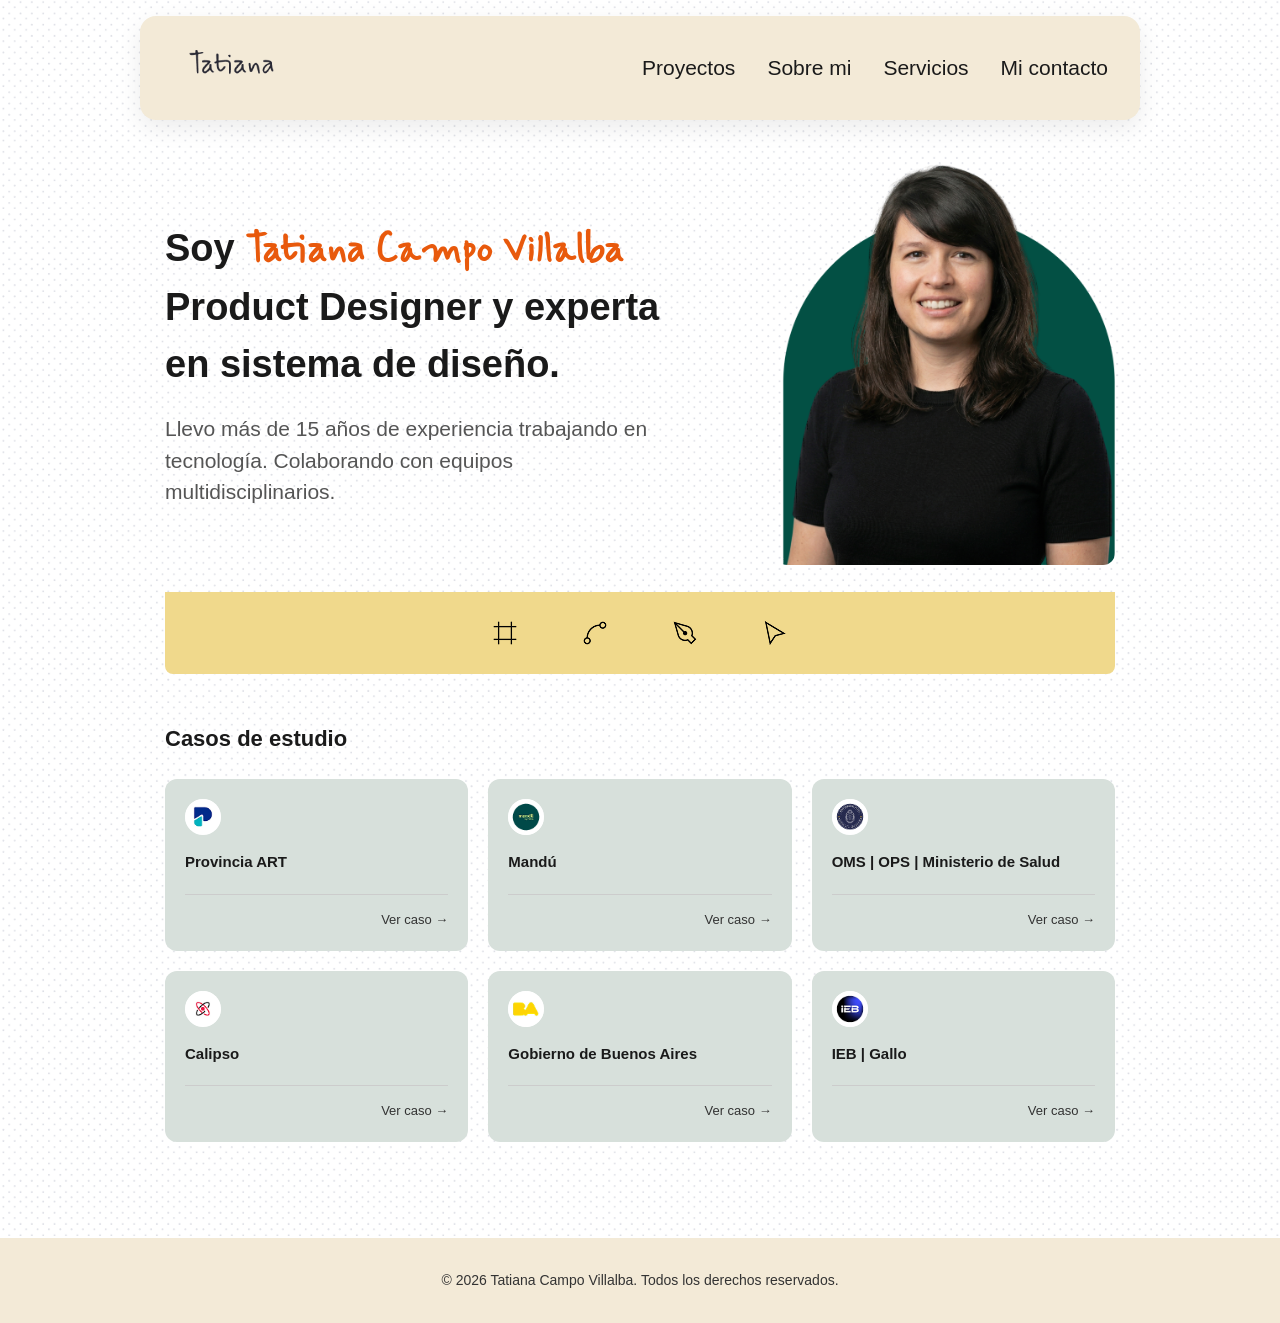
<file: index.html>
<!DOCTYPE html>
<html lang="es">
<head>
  <meta charset="UTF-8">
  <meta name="viewport" content="width=device-width, initial-scale=1.0">
  <title>Tatiana Campo Villalba | Product Designer</title>
  <link rel="stylesheet" href="style.css/styles.css">
  <link rel="preconnect" href="https://fonts.googleapis.com">
<link rel="preconnect" href="https://fonts.gstatic.com" crossorigin>
<link href="https://fonts.googleapis.com/css2?family=Mynerve&family=Roboto:ital,wght@0,100..900;1,100..900&display=swap" rel="stylesheet">

</head>
<body>

  <!-- ===== HEADER / NAVEGACIÓN ===== -->
 <header class="header">
    <div class="header__bar">
      <a href="index.html"><img class="logo" src="asset/img/logo.png" alt="Logo de página: Tatiana"></a>
      <nav class="nav">
        <a href="index.html#proyectos">Proyectos</a>
        <a href="sobre-mi.html">Sobre mi</a>
        <a href="servicios.html">Servicios</a>
        <a href="mi-contacto.html">Mi contacto</a>
      </nav>
    </div>
  </header>

  <main class="contenedor">

    
    <section class="hero">
      <div class="hero__texto">
        <h2 class="hero__titulo">
          Soy <span class="especial_fotnt">Tatiana Campo Villalba</span>
        Product Designer y experta en sistema de diseño.</h2>
        <p class="hero__descripcion">
          Llevo más de 15 años de experiencia trabajando en
          tecnología. Colaborando con equipos multidisciplinarios.
        </p>
      </div>
      <div class="hero__imagen">
        <img src="asset/img/hero-tatiana.png" alt="Foto de Tatiana Campo Villalba">
      </div>
    </section>

   
    <div class="toolbar">
      <img src="asset/img/icon-1.png" alt="Barra de herramientas de diseño">
      <img src="asset/img/icon-2.png" alt="Barra de herramientas de diseño">
      <img src="asset/img/icon-3.png" alt="Barra de herramientas de diseño">
      <img src="asset/img/icon-4.png" alt="Barra de herramientas de diseño">
    </div>

    
    <section id="proyectos" class="casos">
      <h3 class="casos__titulo">Casos de estudio</h3>

      <div class="grid">

        <article class="card">
          <img class="card__icono" src="asset/img/provincia.png" alt="Icono de Provincia ART">
          <h4 class="card__titulo">Provincia ART</h4>
          <div class="card__footer">
            <a href="provincia-art.html" class="card__link">Ver caso →</a>
          </div>
        </article>

        <article class="card">
          <img class="card__icono" src="asset/img/mandu.png" alt="Icono de Mandú">
          <h4 class="card__titulo">Mandú</h4>
           <div class="card__footer">
          <a href="mandu.html" class="card__link">Ver caso →</a>
          </div>
        </article>

        <article class="card">
          <img class="card__icono" src="asset/img/oms.png" alt="Icono de OMS">
          <h4 class="card__titulo">OMS | OPS | Ministerio de Salud</h4>
            <div class="card__footer">
          <a href="oms.html" class="card__link">Ver caso →</a>
          </div>
        </article>

        <article class="card">
          <img class="card__icono" src="asset/img/calipso.png" alt="Icono de Calipso">
          <h4 class="card__titulo">Calipso</h4>
            <div class="card__footer">
          <a href="calipso.html" class="card__link">Ver caso →</a>
          </div>
        </article>

        <article class="card">
          <img class="card__icono" src="asset/img/BA.png" alt="Icono de Gobierno de Buenos Aires">
          <h4 class="card__titulo">Gobierno de Buenos Aires</h4>
            <div class="card__footer">
          <a href="buenos-aires.html" class="card__link">Ver caso →</a>
          </div>
        </article>

        <article class="card">
          <img class="card__icono" src="asset/img/IEB.png" alt="Icono de IEB">
          <h4 class="card__titulo">IEB | Gallo</h4>
            <div class="card__footer">
          <a href="ieb.html" class="card__link">Ver caso →</a>
          </div>
        </article>

      </div>
    </section>

  </main>

  <!-- ===== FOOTER ===== -->
  <footer class="footer">
    <p>© 2026 Tatiana Campo Villalba. Todos los derechos reservados.</p>
  </footer>

</body>
</html>
</file>
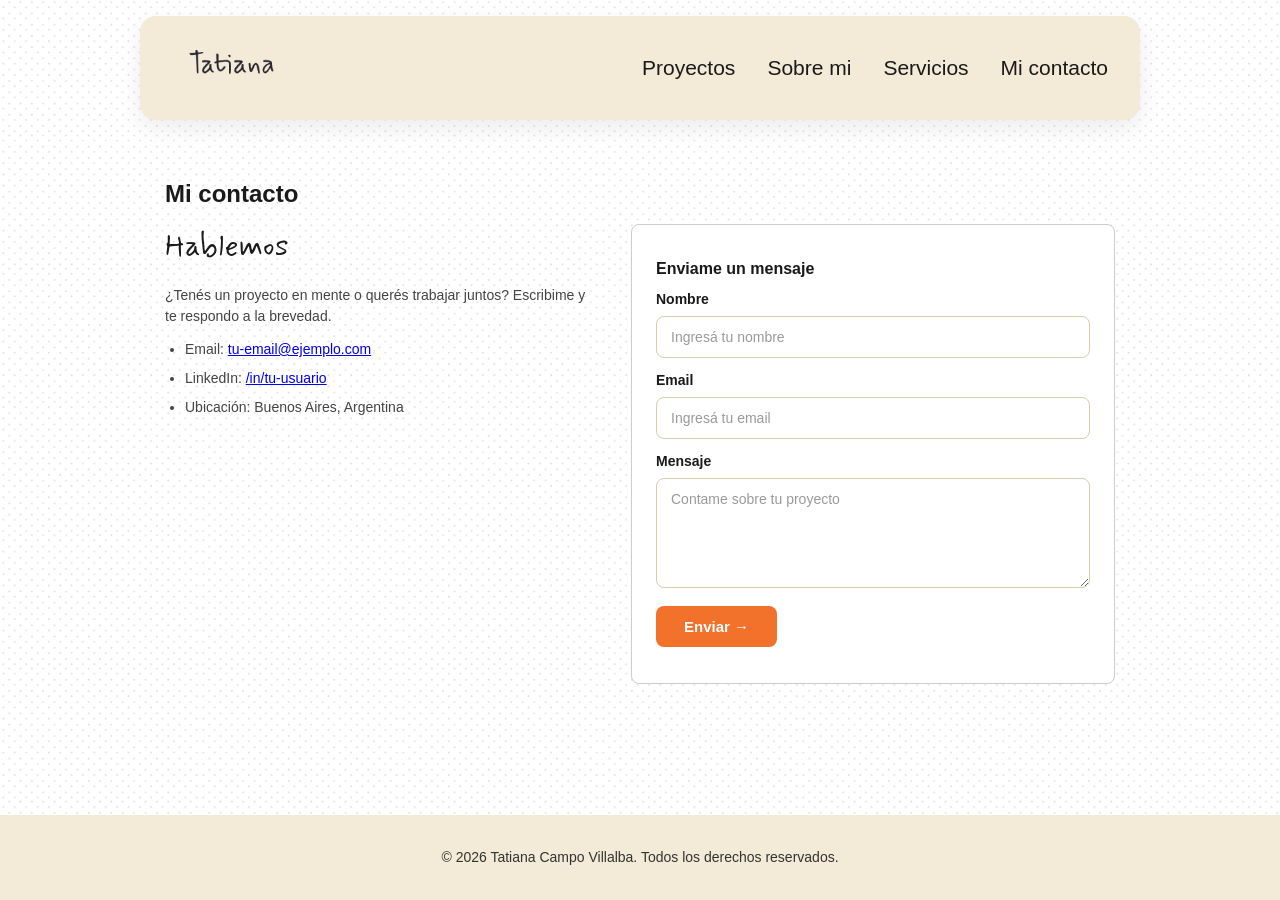
<file: mi-contacto.html>
<!DOCTYPE html>
<html lang="es">
<head>
  <meta charset="UTF-8">
  <meta name="viewport" content="width=device-width, initial-scale=1.0">
  <title>Mi contacto | Tatiana Campo Villalba</title>
  <link rel="stylesheet" href="style.css/styles.css">
  <link rel="preconnect" href="https://fonts.googleapis.com">
  <link rel="preconnect" href="https://fonts.gstatic.com" crossorigin>
  <link href="https://fonts.googleapis.com/css2?family=Mynerve&family=Roboto:ital,wght@0,100..900;1,100..900&display=swap" rel="stylesheet">
</head>
<body>

  <!-- ===== HEADER / NAVEGACIÓN ===== -->
  <header class="header">
    <div class="header__bar">
      <a href="index.html"><img class="logo" src="asset/img/logo.png" alt="Logo de página: Tatiana"></a>
      <nav class="nav">
        <a href="index.html#proyectos">Proyectos</a>
        <a href="sobre-mi.html">Sobre mi</a>
        <a href="servicios.html">Servicios</a>
        <a href="mi-contacto.html">Mi contacto</a>
      </nav>
    </div>
  </header>

  <main class="contenedor">

    <!-- ===== CONTACTO ===== -->
    <section class="case-section">
      <h2 class="case-title">Mi contacto</h2>
      <div class="split">
        <div class="split__col">
          <h3 class="titulo-script">Hablemos</h3>
          <p class="case-parrafo">
            ¿Tenés un proyecto en mente o querés trabajar juntos? Escribime y te
            respondo a la brevedad.
          </p>
          <ul class="case-lista">
            <li>Email: <a href="mailto:tu-email@ejemplo.com">tu-email@ejemplo.com</a></li>
            <li>LinkedIn: <a href="#">/in/tu-usuario</a></li>
            <li>Ubicación: Buenos Aires, Argentina</li>
          </ul>
        </div>

        <div class="info-box">
          <h3 class="info-box__sub">Enviame un mensaje</h3>
          <form class="form">
            <p class="form__grupo">
              <label for="nombre">Nombre</label>
              <input id="nombre" name="nombre" type="text" placeholder="Ingresá tu nombre" required>
            </p>
            <p class="form__grupo">
              <label for="email">Email</label>
              <input id="email" name="email" type="email" placeholder="Ingresá tu email" required>
            </p>
            <p class="form__grupo">
              <label for="mensaje">Mensaje</label>
              <textarea id="mensaje" name="mensaje" rows="4" placeholder="Contame sobre tu proyecto" required></textarea>
            </p>
            <p>
              <button type="submit" class="form__btn">Enviar →</button>
            </p>
          </form>
        </div>
      </div>
    </section>

  </main>

  <!-- ===== FOOTER ===== -->
  <footer class="footer">
    <p>© 2026 Tatiana Campo Villalba. Todos los derechos reservados.</p>
  </footer>

</body>
</html>
</file>
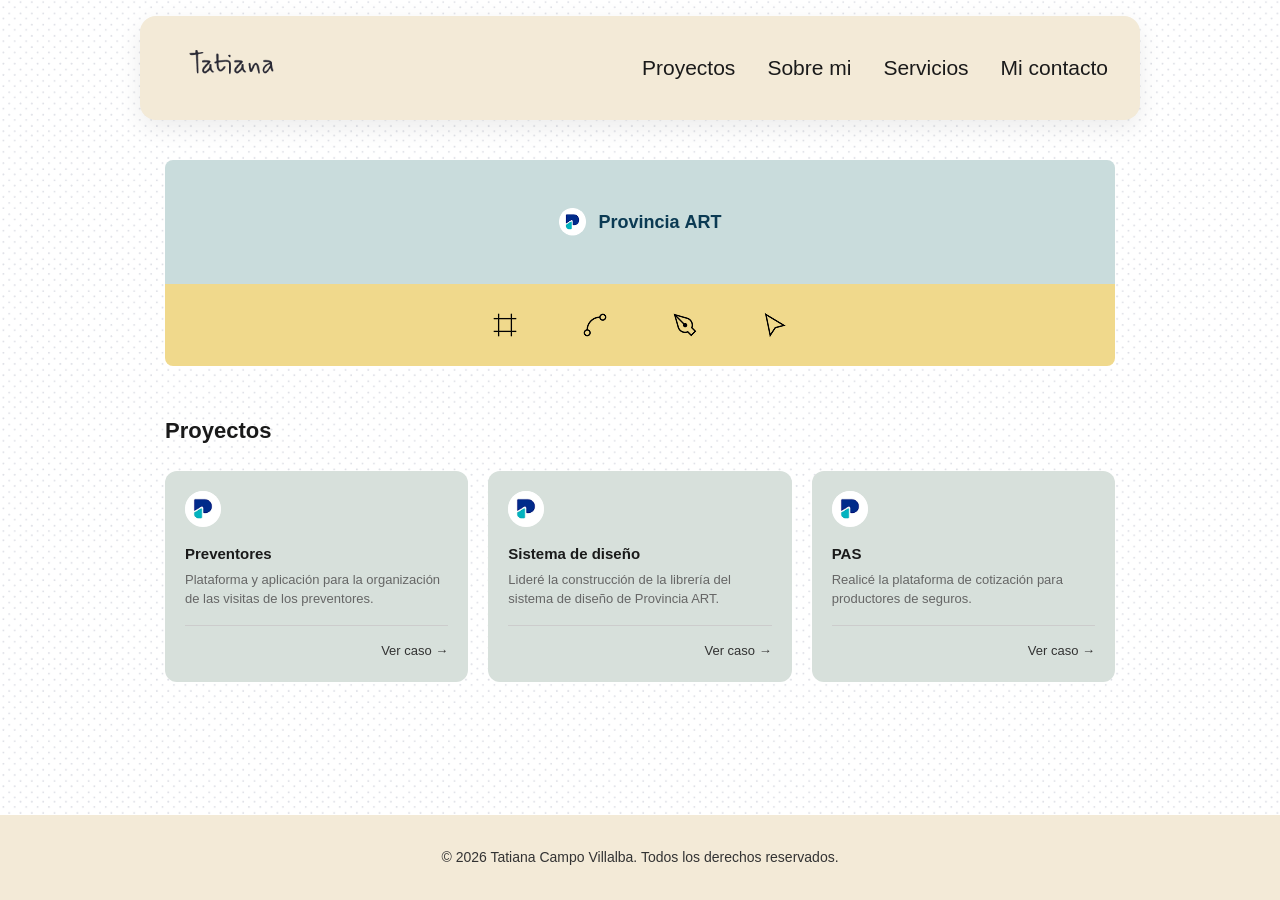
<file: provincia-art.html>
<!DOCTYPE html>
<html lang="es">
<head>
  <meta charset="UTF-8">
  <meta name="viewport" content="width=device-width, initial-scale=1.0">
  <title>Provincia ART | Tatiana Campo Villalba</title>
  <link rel="stylesheet" href="style.css/styles.css">
  <link rel="preconnect" href="https://fonts.googleapis.com">
  <link rel="preconnect" href="https://fonts.gstatic.com" crossorigin>
  <link href="https://fonts.googleapis.com/css2?family=Mynerve&family=Roboto:ital,wght@0,100..900;1,100..900&display=swap" rel="stylesheet">
</head>
<body>

  <!-- ===== HEADER / NAVEGACIÓN (igual que en el home) ===== -->
   <header class="header">
    <div class="header__bar">
      <a href="index.html"><img class="logo" src="asset/img/logo.png" alt="Logo de página: Tatiana"></a>
      <nav class="nav">
        <a href="index.html#proyectos">Proyectos</a>
        <a href="sobre-mi.html">Sobre mi</a>
        <a href="servicios.html">Servicios</a>
        <a href="mi-contacto.html">Mi contacto</a>
      </nav>
    </div>
  </header>

  <main class="contenedor">

    <!-- ===== BANNER DEL CASO ===== -->
    <section class="banner">
      <img class="banner__logo" src="asset/img/provincia.png" alt="Logo de Provincia ART">
      <span class="banner__nombre">Provincia <strong>ART</strong></span>
    </section>

    <!-- ===== BARRA DE HERRAMIENTAS (igual que en el home) ===== -->
    <div class="toolbar">
      <img src="asset/img/icon-1.png" alt="Barra de herramientas de diseño">
      <img src="asset/img/icon-2.png" alt="Barra de herramientas de diseño">
      <img src="asset/img/icon-3.png" alt="Barra de herramientas de diseño">
      <img src="asset/img/icon-4.png" alt="Barra de herramientas de diseño">
    </div>

    <!-- ===== PROYECTOS DEL CASO ===== -->
    <section class="casos">
      <h3 class="casos__titulo">Proyectos</h3>

      <div class="grid">

        <article class="card">
          <img class="card__icono" src="asset/img/provincia.png" alt="Icono de Provincia ART">
          <h4 class="card__titulo">Preventores</h4>
          <p class="card__texto">Plataforma y aplicación para la organización de las visitas de los preventores.</p>
          <div class="card__footer">
            <a href="preventores.html" class="card__link">Ver caso →</a>
          </div>
        </article>

        <article class="card">
          <img class="card__icono" src="asset/img/provincia.png" alt="Icono de Provincia ART">
          <h4 class="card__titulo">Sistema de diseño</h4>
          <p class="card__texto">Lideré la construcción de la librería del sistema de diseño de Provincia ART.</p>
          <div class="card__footer">
            <a href="sistema-de-diseno.html" class="card__link">Ver caso →</a>
          </div>
        </article>

        <article class="card">
          <img class="card__icono" src="asset/img/provincia.png" alt="Icono de Provincia ART">
          <h4 class="card__titulo">PAS</h4>
          <p class="card__texto">Realicé la plataforma de cotización para productores de seguros.</p>
          <div class="card__footer">
            <a href="pas.html" class="card__link">Ver caso →</a>
          </div>
        </article>

      </div>
    </section>

  </main>

  <!-- ===== FOOTER (igual que en el home) ===== -->
  <footer class="footer">
    <p>© 2026 Tatiana Campo Villalba. Todos los derechos reservados.</p>
  </footer>

</body>
</html>
</file>
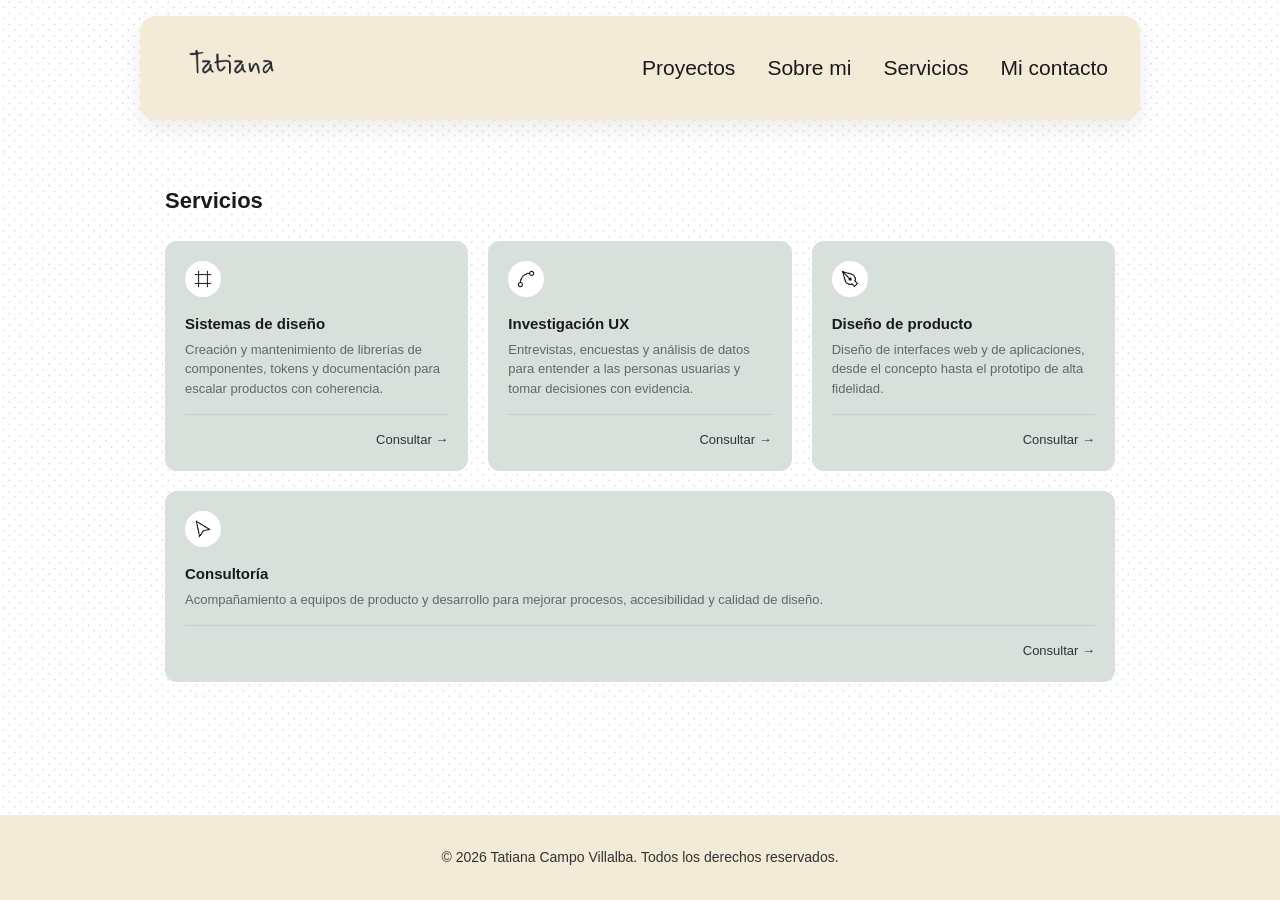
<file: servicios.html>
<!DOCTYPE html>
<html lang="es">
<head>
  <meta charset="UTF-8">
  <meta name="viewport" content="width=device-width, initial-scale=1.0">
  <title>Servicios | Tatiana Campo Villalba</title>
  <link rel="stylesheet" href="style.css/styles.css">
  <link rel="preconnect" href="https://fonts.googleapis.com">
  <link rel="preconnect" href="https://fonts.gstatic.com" crossorigin>
  <link href="https://fonts.googleapis.com/css2?family=Mynerve&family=Roboto:ital,wght@0,100..900;1,100..900&display=swap" rel="stylesheet">
</head>
<body>

  <!-- ===== HEADER / NAVEGACIÓN ===== -->
  <header class="header">
    <div class="header__bar">
      <a href="index.html"><img class="logo" src="asset/img/logo.png" alt="Logo de página: Tatiana"></a>
      <nav class="nav">
        <a href="index.html#proyectos">Proyectos</a>
        <a href="sobre-mi.html">Sobre mi</a>
        <a href="servicios.html">Servicios</a>
        <a href="mi-contacto.html">Mi contacto</a>
      </nav>
    </div>
  </header>

  <main class="contenedor">

    <!-- ===== SERVICIOS ===== -->
    <section class="casos">
      <h3 class="casos__titulo">Servicios</h3>

      <div class="grid">

        <article class="card">
          <img class="card__icono" src="asset/img/icon-1.png" alt="Icono de sistemas de diseño">
          <h4 class="card__titulo">Sistemas de diseño</h4>
          <p class="card__texto">
            Creación y mantenimiento de librerías de componentes, tokens y
            documentación para escalar productos con coherencia.
          </p>
          <div class="card__footer">
            <a href="mi-contacto.html" class="card__link">Consultar →</a>
          </div>
        </article>

        <article class="card">
          <img class="card__icono" src="asset/img/icon-2.png" alt="Icono de investigación">
          <h4 class="card__titulo">Investigación UX</h4>
          <p class="card__texto">
            Entrevistas, encuestas y análisis de datos para entender a las
            personas usuarias y tomar decisiones con evidencia.
          </p>
          <div class="card__footer">
            <a href="mi-contacto.html" class="card__link">Consultar →</a>
          </div>
        </article>

        <article class="card">
          <img class="card__icono" src="asset/img/icon-3.png" alt="Icono de diseño de producto">
          <h4 class="card__titulo">Diseño de producto</h4>
          <p class="card__texto">
            Diseño de interfaces web y de aplicaciones, desde el concepto hasta
            el prototipo de alta fidelidad.
          </p>
          <div class="card__footer">
            <a href="mi-contacto.html" class="card__link">Consultar →</a>
          </div>
        </article>

        <article class="card">
          <img class="card__icono" src="asset/img/icon-4.png" alt="Icono de consultoría">
          <h4 class="card__titulo">Consultoría</h4>
          <p class="card__texto">
            Acompañamiento a equipos de producto y desarrollo para mejorar
            procesos, accesibilidad y calidad de diseño.
          </p>
          <div class="card__footer">
            <a href="mi-contacto.html" class="card__link">Consultar →</a>
          </div>
        </article>

      </div>
    </section>

  </main>

  <!-- ===== FOOTER ===== -->
  <footer class="footer">
    <p>© 2026 Tatiana Campo Villalba. Todos los derechos reservados.</p>
  </footer>

</body>
</html>
</file>
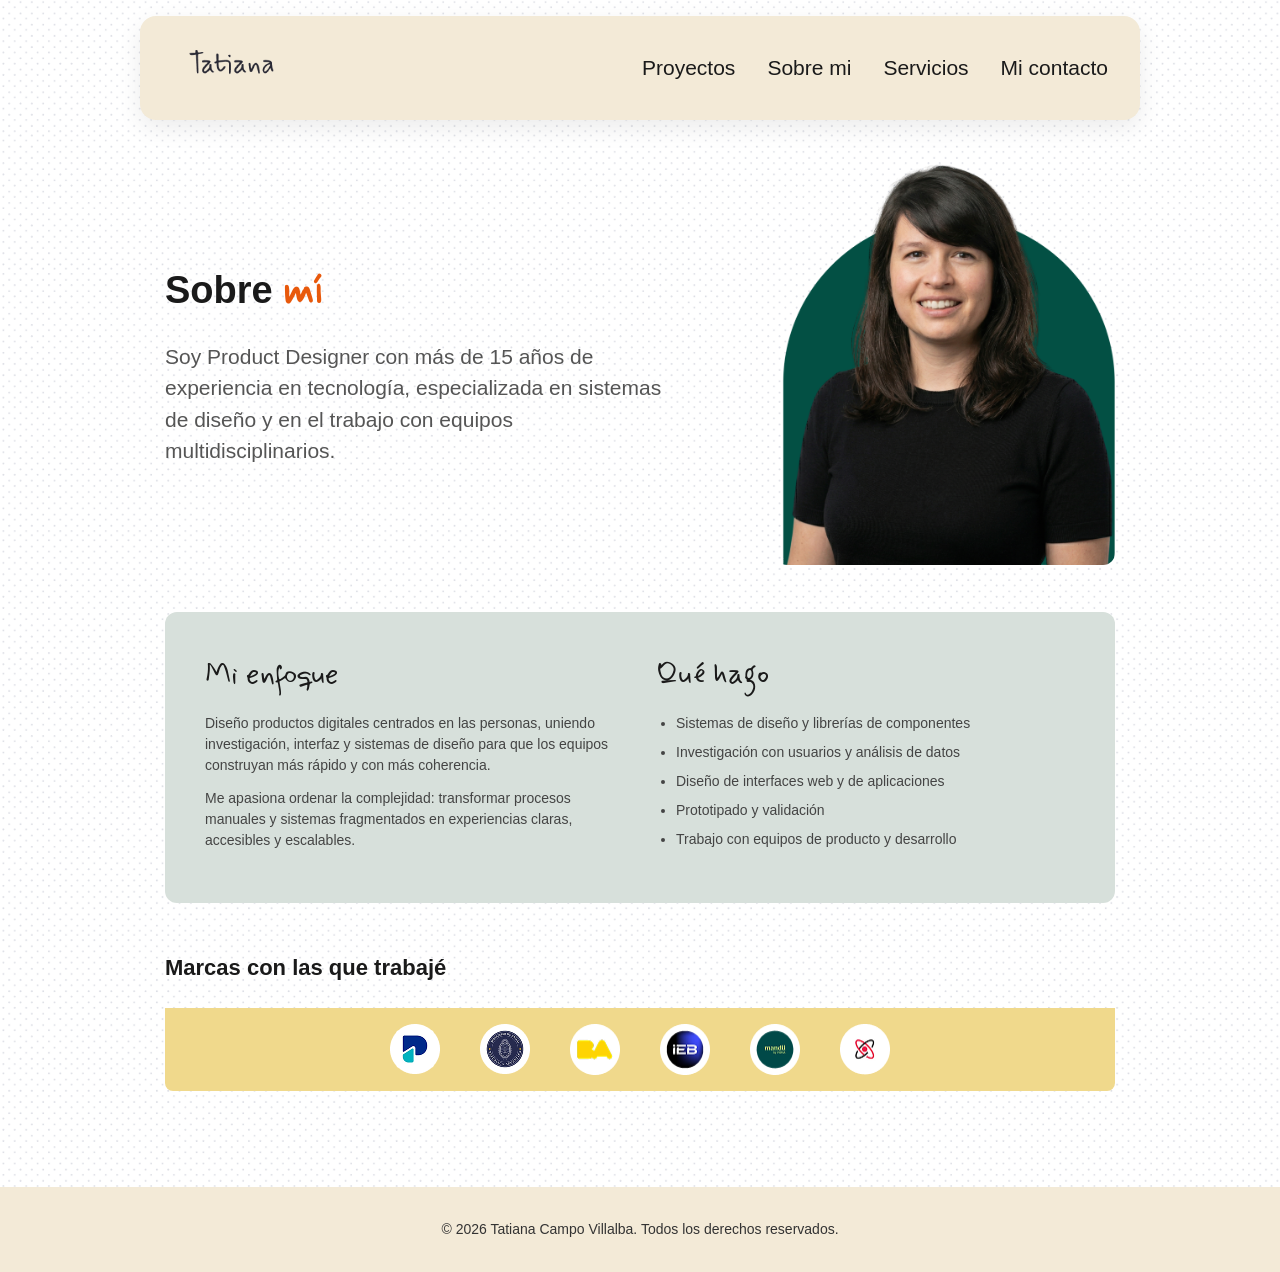
<file: sobre-mi.html>
<!DOCTYPE html>
<html lang="es">
<head>
  <meta charset="UTF-8">
  <meta name="viewport" content="width=device-width, initial-scale=1.0">
  <title>Sobre mí | Tatiana Campo Villalba</title>
  <link rel="stylesheet" href="style.css/styles.css">
  <link rel="preconnect" href="https://fonts.googleapis.com">
  <link rel="preconnect" href="https://fonts.gstatic.com" crossorigin>
  <link href="https://fonts.googleapis.com/css2?family=Mynerve&family=Roboto:ital,wght@0,100..900;1,100..900&display=swap" rel="stylesheet">
</head>
<body>

  <!-- ===== HEADER / NAVEGACIÓN ===== -->
  <header class="header">
    <div class="header__bar">
      <a href="index.html"><img class="logo" src="asset/img/logo.png" alt="Logo de página: Tatiana"></a>
      <nav class="nav">
        <a href="index.html#proyectos">Proyectos</a>
        <a href="sobre-mi.html">Sobre mi</a>
        <a href="servicios.html">Servicios</a>
        <a href="mi-contacto.html">Mi contacto</a>
      </nav>
    </div>
  </header>

  <main class="contenedor">

    <!-- ===== HERO / PRESENTACIÓN ===== -->
    <section class="hero">
      <div class="hero__texto">
        <h2 class="hero__titulo">
          Sobre <span class="especial_fotnt">mí</span>
        </h2>
        <p class="hero__descripcion">
          Soy Product Designer con más de 15 años de experiencia en tecnología,
          especializada en sistemas de diseño y en el trabajo con equipos
          multidisciplinarios.
        </p>
      </div>
      <div class="hero__imagen">
        <img src="asset/img/hero-tatiana.png" alt="Foto de Tatiana Campo Villalba">
      </div>
    </section>

    <!-- ===== QUIÉN SOY ===== -->
    <section class="band">
      <div class="split">
        <div class="split__col">
          <h2 class="titulo-script">Mi enfoque</h2>
          <p class="case-parrafo">
            Diseño productos digitales centrados en las personas, uniendo
            investigación, interfaz y sistemas de diseño para que los equipos
            construyan más rápido y con más coherencia.
          </p>
          <p class="case-parrafo">
            Me apasiona ordenar la complejidad: transformar procesos manuales y
            sistemas fragmentados en experiencias claras, accesibles y escalables.
          </p>
        </div>
        <div class="split__col">
          <h2 class="titulo-script">Qué hago</h2>
          <ul class="case-lista">
            <li>Sistemas de diseño y librerías de componentes</li>
            <li>Investigación con usuarios y análisis de datos</li>
            <li>Diseño de interfaces web y de aplicaciones</li>
            <li>Prototipado y validación</li>
            <li>Trabajo con equipos de producto y desarrollo</li>
          </ul>
        </div>
      </div>
    </section>

    <!-- ===== MI CARRERA / MARCAS ===== -->
    <section id="carrera" class="casos">
      <h3 class="casos__titulo">Marcas con las que trabajé</h3>
      <div class="toolbar">
        <img src="asset/img/provincia.png" alt="Provincia ART">
        <img src="asset/img/oms.png" alt="OMS · OPS · Ministerio de Salud">
        <img src="asset/img/BA.png" alt="Gobierno de Buenos Aires">
        <img src="asset/img/IEB.png" alt="IEB · Gallo">
        <img src="asset/img/mandu.png" alt="Mandú">
        <img src="asset/img/calipso.png" alt="Calipso">
      </div>
    </section>

  </main>

  <!-- ===== FOOTER ===== -->
  <footer class="footer">
    <p>© 2026 Tatiana Campo Villalba. Todos los derechos reservados.</p>
  </footer>

</body>
</html>
</file>
<file: style.css/styles.css>
* {
  margin: 0;
  padding: 0;
  box-sizing: border-box;
}
html {
  scroll-behavior: smooth;          /* el scroll se desliza suave */
  scroll-snap-type: proximity;    /* engancha sí o sí por sección (eje vertical) */
}

/* ===== ESTILOS GENERALES DEL BODY ===== */
body {
  font-family: 'Montserrat', Arial, sans-serif;
  color: #1a1a1a;
  background-color: #ffffff;                                 /* color de respaldo */
  background-image: url('../asset/img/light_grey_dots_background.jpg'); /* el fondo de puntos */
  background-repeat: repeat;                                  /* se repite por toda la página */
  background-size: 200px auto;                               /* tamaño del mosaico (controla la densidad de puntos) */
  line-height: 1.5;

  /* ===== STICKY FOOTER (footer anclado al fondo) ===== */
  min-height: 100vh;        /* el body ocupa al menos toda la altura de la pantalla */
  display: flex;            /* convierte el body en contenedor flex */
  flex-direction: column;   /* apila header → contenido → footer en vertical */
}
.especial_fotnt {
  font-family: 'Mynerve', serif;
  color:#e8590c;
  line-height: 1.5;
  width: 400px;

}
/* Centra el contenido y le da un ancho máximo */
.contenedor {
  max-width: 990px;
  margin: 0 auto;
  padding: 0 20px;
  width: 100%;        /* ocupa el ancho disponible (hasta el max-width) */
  flex: 1;            /* crece para empujar el footer hacia el fondo */
}

/* ===== HEADER ===== */
/* Contenedor sticky que ocupa todo el ancho con el color de fondo de la página.
   Su padding crea un "marco" blanco que tapa el contenido que pasa por detrás,
   dejando SIEMPRE un espacio en blanco fijo arriba y abajo del nav. */
.header {
  position: sticky;
  top: -16px;
  padding: 16px 0;    
  border-radius: 0  0 16px 16px;           /* el "gap" en blanco que queda fijo arriba y abajo */
}

/* La barra crema visible (lo que se ve como menú) */
.header__bar {
  display: flex;                  /* activa flexbox */
  justify-content: space-between; /* logo a la izquierda, nav a la derecha */
  align-items: center;            /* centra verticalmente */
  background-color: #f3ead7;
  padding: 18px 32px;
  max-width: 1000px;
  margin: 0 auto;                 /* centra la barra */
  border-radius: 16px;            /* esquinas redondeadas al inicio */
  box-shadow: 0 8px 24px rgba(0, 0, 0, 0.08);  /* sombra suave */

  /* ===== ANIMACIÓN SEGÚN EL SCROLL (scroll-driven animation) ===== */
  animation-name: pegar-header;          /* la animación de abajo */
  animation-fill-mode: both;             /* mantiene el estado final al terminar */
  animation-timing-function: linear;     /* avanza parejo con el scroll */
  animation-timeline: scroll(root);      /* se controla con el scroll de la página, no con el tiempo */
  animation-range: 0px 16px;             /* ocurre solo en los primeros 16px de scroll */
}

/* De esquinas redondeadas (inicio) a esquinas superiores cuadradas (pegado arriba) */
@keyframes pegar-header {
  from { border-radius: 16px; }            /* al inicio: las 4 esquinas redondeadas */
  to   { border-radius: 0 0 16px 16px; }   /* pegado: arriba cuadrado, abajo redondeado */
}


.logo {
  font-size: 24px;
  font-style: italic;
  font-weight: 600;
  width: 120px;
}

.nav {
  display: flex;
  gap: 32px;                      /* separación entre los links */
}

.nav a {
  text-decoration: none;
  color: #1a1a1a;
  font-size: 21px;
  position: relative;              /* necesario para el subrayado de abajo */
  transition: color 0.2s ease;     /* el cambio de color es suave */
}

/* Línea que aparece debajo del texto (no agranda la tipografía) */
.nav a::after {
  content: "";
  position: absolute;
  left: 0;
  bottom: -4px;
  width: 0;                        /* arranca sin ancho (invisible) */
  height: 2px;
  background-color: #F2722C;
  transition: width 0.3s ease;     /* la línea crece suave */
}

.nav a:hover {
  color: #F2722C;
}

.nav a:hover::after {
  width: 100%;                     /* al pasar el mouse, la línea se completa */
}

.nav a:active {
  color: #035044;
}

.nav a:active::after {
  background-color: #035044;       /* la línea se pone verde al hacer click */
}
/* ===== PUNTOS DE ENGANCHE DEL SCROLL ===== */
/* Cada sección se "engancha" por su borde de arriba al scrollear.
   scroll-margin-top deja aire para que el header sticky no la tape. */
.hero,
.toolbar,
.casos {
  scroll-snap-align: start;
  scroll-margin-top: 100px;
}

/* ===== HERO ===== */
.hero {
  display: flex;
  justify-content: space-between;
  align-items: center;
  gap: 32px;
  margin: 20px 0;
}



.hero__titulo {
  font-size: 38px;
  font-weight: 700;
  margin-bottom: 20px;
  max-width: 500px;
}

/* El nombre destacado en naranja */
.destacado {
  color: #e8590c;
  font-style: italic;
  font-weight: 600;
  max-width: 400px;
}

.hero__descripcion {
  font-size: 21px;
  color: #555;
  max-width: 500px;
}

.hero__imagen img {
  width: 4340.19;
  height: 409PX;
  object-fit: cover;
  border-radius: 100px 100px 12px 12px; /* forma de arco arriba */
}

/* ===== BANNER DE CASO (página Provincia ART) ===== */
.banner {
  display: flex;                 /* centra el logo + nombre */
  justify-content: center;
  align-items: center;
  gap: 12px;
  background-color: #c9dcdc;     /* celeste grisáceo del caso */
  border-radius: 8px 8px 0 0;
  padding: 48px 20px;
  margin: 24px 0 0;
}

.banner__logo {
  width: 28px;
  height: 28px;
  object-fit: contain;
}

.banner__nombre {
  font-size: 18px;
  font-weight: 600;
  color: #0b3a53;
}

.banner__nombre strong {
  font-weight: 700;
}

/* ===== TOOLBAR ===== */
.toolbar {
  display: flex;
  justify-content: center;
  gap: 40px;
  background-color: #f0d98c;
  padding: 16px;
  border-radius: 0 0 8px 8px;
  font-size: 20px;
  color: #333;
}

/* ===== CASOS DE ESTUDIO ===== */
.casos {
  margin: 48px 0;
}

.casos__titulo {
  font-size: 22px;
  font-weight: 600;
  margin-bottom: 24px;
}

/* La grilla de tarjetas con flexbox */
.grid {
  display: flex;
  flex-wrap: wrap;                /* permite que pasen a la fila siguiente */
  gap: 20px;
}

/* ===== TARJETA (CARD) ===== */
.card {
  display: flex;
  flex-direction: column;         /* apila el contenido en vertical */
  /* 3 columnas: cada una ~33% menos el espacio del gap */
  flex: 1 1 calc(33.333% - 14px);
  min-width: 200px;
  background-color: #d7e0db;
  border-radius: 12px;
  padding: 20px;
  min-height: 150px;
}

.card__icono {
  width: 36px;
  height: 36px;
  background-color: #ffffff;
  border-radius: 50%;
  display: flex;
  align-items: center;
  justify-content: center;
  font-weight: 700;
  font-size: 12px;
  margin-bottom: 16px;
}

.card__titulo {
  font-size: 15px;
  font-weight: 600;
  margin-bottom: 4px;
}

.card__texto {
  font-size: 13px;
  color: #666;
}

/* El link "Ver caso" empujado al fondo de la tarjeta */
.card__link {
  margin-top: auto;              /* empuja este elemento hacia abajo */
  align-self: flex-end;          /* lo alinea a la derecha */
  text-decoration: none;
  color: #333;
  font-size: 13px;
}
.card__link:hover {
  margin-top: auto;              /* empuja este elemento hacia abajo */
  align-self: flex-end;          /* lo alinea a la derecha */
  text-decoration: none;
  color: #F2722C;
  font-size: 13px;
}
.card__link:active {
  margin-top: auto;              /* empuja este elemento hacia abajo */
  align-self: flex-end;          /* lo alinea a la derecha */
  text-decoration: none;
  color: #035044;
  font-size: 13px;
}
.card__footer{
  border-top: 1px solid #ccc;
  margin-top: 16px;
  padding-top: 12px;
  text-align: right;
}

/* ===== FOOTER ===== */
.footer {
  background-color: #f3ead7;
  text-align: center;
  padding: 32px 20px;
  margin-top: 48px;
  font-size: 14px;
  color: #333;
}

.footer__legal {
  margin-top: 8px;
  font-size: 12px;
  color: #777;
  max-width: 520px;
  margin-left: auto;
  margin-right: auto;
}

/* ===== PÁGINA DE CASO (Preventores) ===== */

/* Breadcrumb (migas de navegación) */
.breadcrumb {
  text-align: center;
  font-size: 13px;
  color: #666;
  margin: 16px 0 8px;
}
.breadcrumb a {
  color: #666;
  text-decoration: none;
  transition: color 0.2s ease;
}
.breadcrumb a:hover { color: #F2722C; }
.breadcrumb__actual { color: #035044; font-weight: 600; }

/* Sección genérica del caso */
.case-section { margin: 40px 0; }

.case-title {
  font-size: 24px;
  font-weight: 700;
  margin-bottom: 12px;
}

.case-intro {
  font-size: 16px;
  color: #444;
  line-height: 1.5;
  max-width: 680px;
  margin-bottom: 24px;
}

/* Título manuscrito (reutiliza la fuente Mynerve del sitio) */
.titulo-script {
  font-family: 'Mynerve', cursive;
  font-size: 30px;
  font-weight: 400;
  margin-bottom: 16px;
}

.case-parrafo {
  font-size: 14px;
  color: #444;
  margin-bottom: 12px;
}

.case-lista {
  font-size: 14px;
  color: #444;
  padding-left: 20px;
}
.case-lista li { margin-bottom: 8px; }

.case-img {
  width: 100%;
  max-width: 360px;
  border-radius: 8px;
  margin-top: 16px;
  display: block;
}

/* Dos columnas: texto + media */
.split {
  display: flex;
  gap: 32px;
  align-items: flex-start;
}
.split__col,
.split__media,
.stats,
.info-box { flex: 1; }            /* columnas iguales */

.split__media img {
  width: 100%;
  border-radius: 8px;
  display: block;
}

/* Caja con borde (Contexto / Problema) */
.info-box {
  background-color: #ffffff;   /* fondo blanco (tapa la textura de puntos de la página) */
  border: 1px solid #ccc;
  border-radius: 8px;
  padding: 24px;
}
.info-box__sub {
  font-size: 16px;
  font-weight: 700;
  margin: 8px 0;
}
.info-box p {
  font-size: 14px;
  color: #444;
  margin-bottom: 12px;
}
.info-box ul {
  font-size: 14px;
  color: #444;
  padding-left: 20px;
  margin-bottom: 16px;
}
.info-box ul li { margin-bottom: 4px; }

/* Banda de color destacada (reutiliza el verde de las cards) */
.band {
  background-color: #d7e0db;
  border-radius: 12px;
  padding: 40px;
  margin: 40px 0;
}

/* Grilla de estadísticas (2 columnas) */
.stats {
  display: flex;
  flex-wrap: wrap;
  gap: 28px 40px;
}
.stat { flex: 1 1 calc(50% - 20px); min-width: 150px; }
.stat__label { font-size: 15px; font-weight: 600; }
.stat__num {
  font-size: 40px;
  font-weight: 700;
  line-height: 1.1;
  margin: 4px 0 8px;
}
.stat__desc { font-size: 13px; color: #555; }

/* Responsive de la página de caso */
@media (max-width: 768px) {
  .split { flex-direction: column; }   /* las dos columnas se apilan */
  .case-img { max-width: none; }
}
@media (max-width: 600px) {
  .stat { flex: 1 1 100%; }            /* cada estadística a ancho completo */
  .band { padding: 28px 20px; }
}

/* ===== RESPONSIVE: HEADER EN MOBILE Y TABLET ===== */
/* En pantallas hasta 1024px el header va pegado al borde superior desde el inicio,
   sin el margen de 16px que usamos en desktop. */
@media (max-width: 1024px) {
  .header {
    top: 0;            /* se fija directo en el borde superior */
    padding: 0;        /* saca el margen de 16px (arriba y abajo) */
  }

  .header__bar {
    animation: none;               /* desactiva la transición de esquinas (no aplica acá) */
    border-radius: 0 0 16px 16px;  /* arriba cuadrado desde el inicio, abajo redondeado */
  }
}

/* ===== RESPONSIVE (pantallas chicas) ===== */
@media (max-width: 600px) {
  /* En mobile el header se apila: logo arriba, nav abajo */
  .header__bar {
    flex-direction: column;       /* apila en vertical en vez de en fila */
    align-items: center;      /* alinea a la izquierda */
    gap: 12px;                    /* separación entre el logo y el nav */
  }

  .hero {
    flex-direction: column;       /* texto e imagen uno debajo del otro */
    text-align: center;
  }

  .card {
    flex: 1 1 100%;               /* tarjetas a ancho completo */
  }
}

/* ===== FORMULARIO DE CONTACTO ===== */

/* Cada grupo = etiqueta + campo */
.form__grupo {
  margin-bottom: 18px;
}

/* Etiquetas: en su propia línea, arriba del campo */
.form label {
  display: block;
  font-size: 14px;
  font-weight: 600;
  color: #1a1a1a;
  margin-bottom: 6px;
  transition: color 0.2s ease;
}

/* Campos: input de texto/email y textarea comparten la misma base */
.form input,
.form textarea {
  width: 100%;
  font-family: inherit;            /* usa la tipografía del sitio */
  font-size: 14px;
  color: #1a1a1a;
  background-color: #ffffff;
  border: 1.5px solid #d8ccae;     /* borde beige suave (tono de tu paleta crema) */
  border-radius: 8px;              /* mismo radio que las cajas del sitio */
  padding: 12px 14px;
  /* la transición hace que TODOS los cambios de estado sean suaves */
  transition: border-color 0.2s ease, box-shadow 0.2s ease, background-color 0.2s ease;
}

/* El textarea solo se puede estirar hacia abajo (no rompe el ancho) */
.form textarea {
  resize: vertical;
  min-height: 110px;
}

/* Texto de ayuda dentro del campo (placeholder) */
.form input::placeholder,
.form textarea::placeholder {
  color: #9a9a9a;
}

/* La etiqueta se pinta de naranja cuando su campo está activo */
.form__grupo:focus-within label {
  color: #F2722C;
}

/* ---------- ESTADO: HOVER (mouse encima) ---------- */
.form input:hover,
.form textarea:hover {
  border-color: #F2722C;           /* naranja de tu marca */
}

/* ---------- ESTADO: FOCUS (campo seleccionado/escribiendo) ---------- */
.form input:focus,
.form textarea:focus {
  outline: none;                   /* saca el contorno gris por defecto del navegador */
  border-color: #F2722C;
  box-shadow: 0 0 0 3px rgba(242, 114, 44, 0.20);  /* aro naranja suave alrededor */
  background-color: #fffdfa;
}

/* ---------- ESTADO: VÁLIDO (completado OK) ---------- */
/* :user-valid se activa recién DESPUÉS de que la persona interactúa con el campo */
.form input:user-valid,
.form textarea:user-valid {
  border-color: #035044;           /* verde de tu paleta */
}

/* ---------- ESTADO: ERROR (dato inválido o vacío) ---------- */
.form input:user-invalid,
.form textarea:user-invalid {
  border-color: #d64545;           /* rojo de error */
  box-shadow: 0 0 0 3px rgba(214, 69, 69, 0.15);
  background-color: #fff8f8;
}

/* ---------- ESTADO: DESHABILITADO ---------- */
.form input:disabled,
.form textarea:disabled {
  background-color: #efece4;
  border-color: #e0dccf;
  color: #a8a29a;
  cursor: not-allowed;             /* muestra el cursor de "no permitido" */
}

/* ===== BOTÓN ENVIAR ===== */
.form__btn {
  font-family: inherit;
  font-size: 15px;
  font-weight: 600;
  color: #ffffff;
  background-color: #F2722C;       /* naranja de tu marca */
  border: none;
  border-radius: 8px;
  padding: 12px 28px;
  cursor: pointer;
  transition: background-color 0.2s ease, box-shadow 0.2s ease, transform 0.05s ease;
}

/* Botón: hover */
.form__btn:hover {
  background-color: #e8590c;       /* naranja más intenso */
}

/* Botón: focus (cuando se navega con el teclado) */
.form__btn:focus-visible {
  outline: none;
  box-shadow: 0 0 0 3px rgba(242, 114, 44, 0.35);
}

/* Botón: al hacer click (verde, igual que el resto de tus links) */
.form__btn:active {
  background-color: #035044;
  transform: translateY(1px);      /* se "hunde" un poquito al presionar */
}

/* Botón: deshabilitado */
.form__btn:disabled {
  background-color: #d8ccae;
  cursor: not-allowed;
}
</file>
